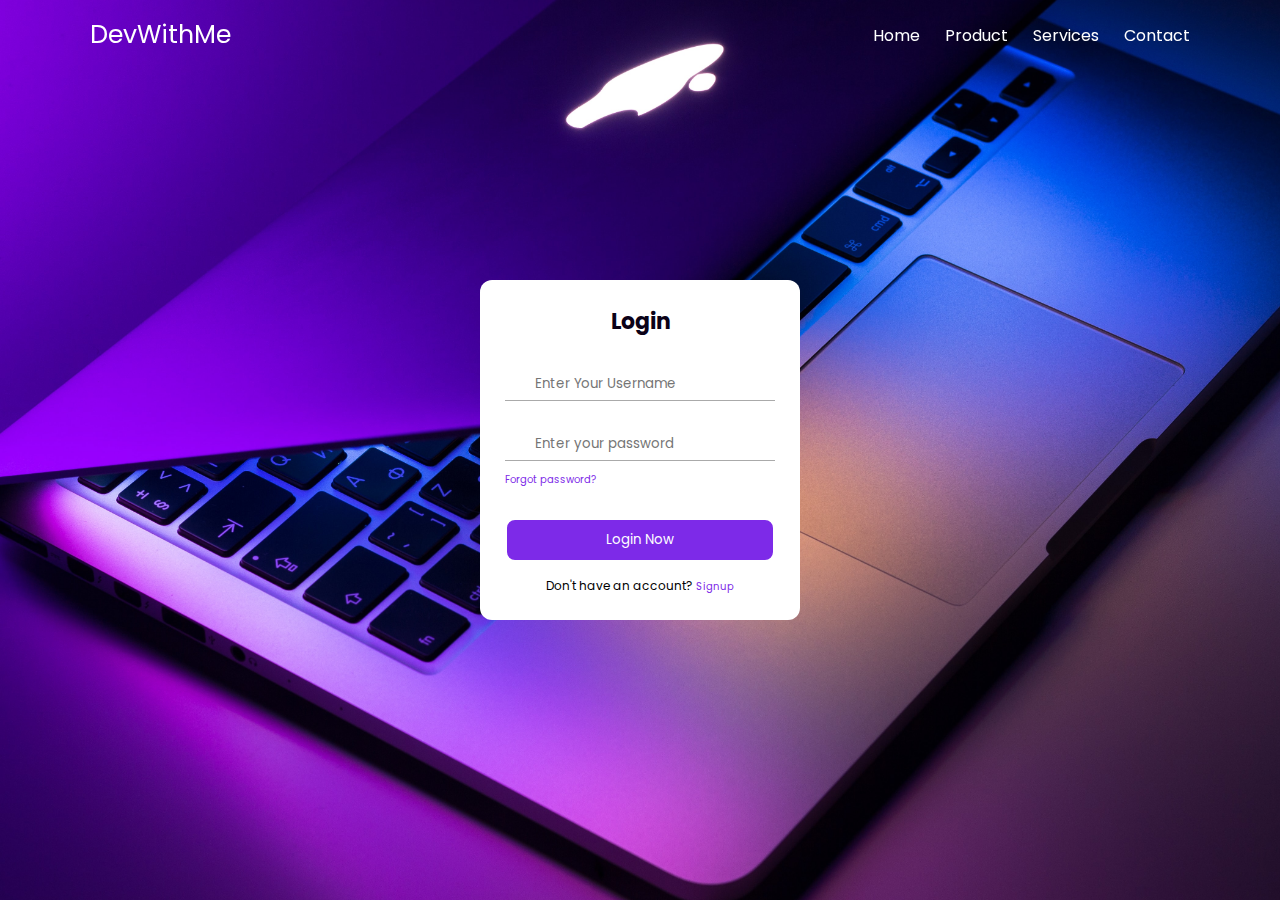
<file: index.html>
<!DOCTYPE html>
<html lang="en">

<head>
  <meta charset="UTF-8" />
  <meta http-equiv="X-UA-Compatible" content="IE=edge" />
  <meta name="viewport" content="width=device-width, initial-scale=1.0" />
  <title>Website with Login & Registration Form</title>
  <link rel="stylesheet" href="style.css" />
</head>
<body>
  <!-- Header -->
  <header class="header">
    <nav class="nav">
      <a href="https://premganwani619.github.io/Datansh/" class="nav_logo">DevWithMe</a>

      <ul class="nav_items">
        <li class="nav_item">
          <a href="#" class="nav_link">Home</a>
          <a href="#" class="nav_link">Product</a>
          <a href="#" class="nav_link">Services</a>
          <a href="#" class="nav_link">Contact</a>
        </li>
      </ul>
    </nav>
  </header>

  <!-- Home -->
  <section class="home show">
    <div class="form_container login">
      <!-- Login From -->
      <div class="form login_form">
 <form action="#" onsubmit="login(event)">
          <h2>Login</h2>

          <div class="input_box">
            <input type="text" id="loginUsername" placeholder="Enter Your Username" required />
          </div>
          <div class="input_box">
            <input type="password" id="loginPassword" placeholder="Enter your password" required />
          </div>

          <div class="option_field">
            <a href="forget.html" class="forgot_pw">Forgot password?</a>
          </div>

          <button class="button" onclick="login()">Login Now</button>
          <div class="login_signup">Don't have an account? <a href="register.html" id="signup">Signup</a></div>
        </form>
      </div>
    </div>
  </section>
  <script src="script.js"></script>
</body>

</html>
</file>
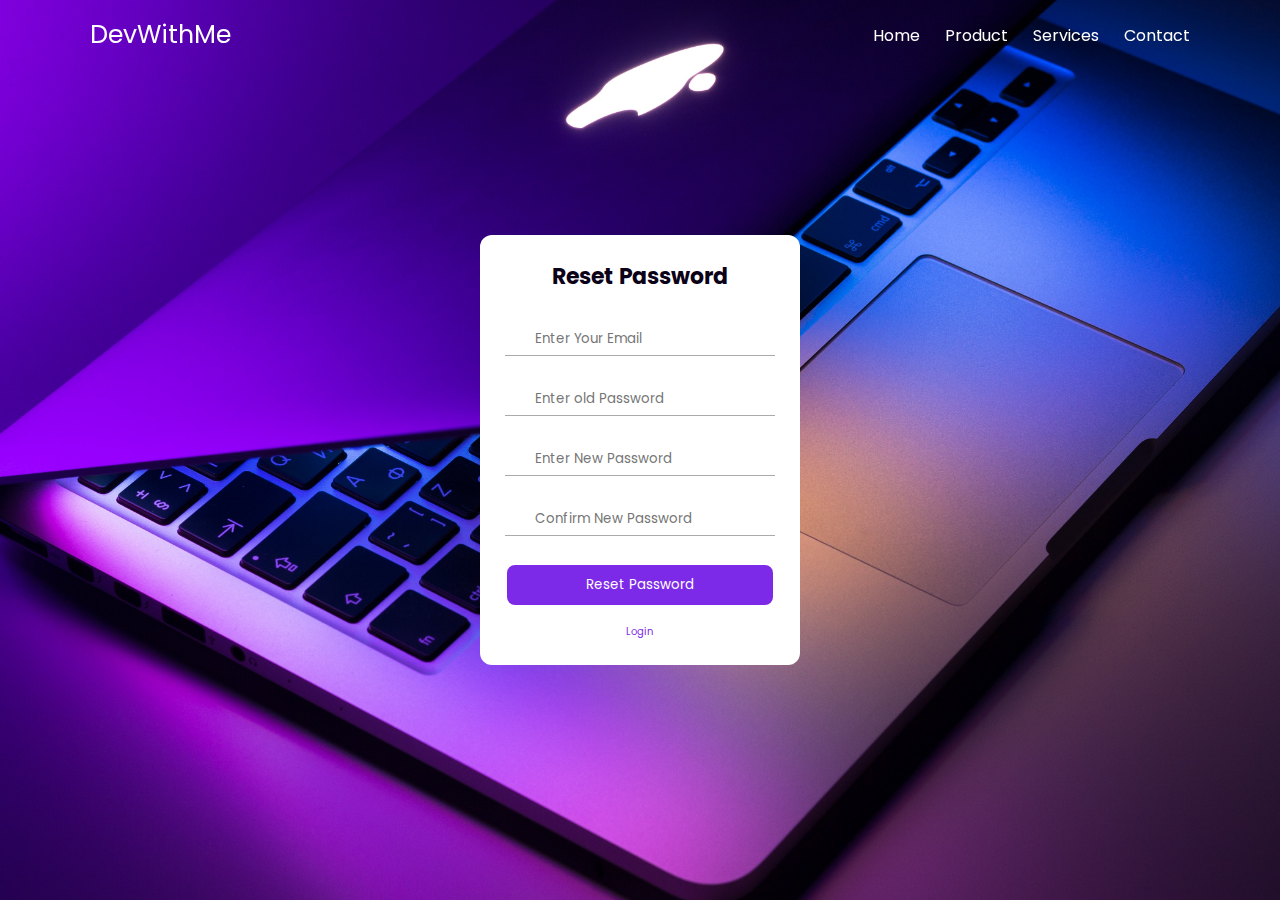
<file: forget.html>
<!DOCTYPE html>
<html lang="en">

<head>
  <meta charset="UTF-8" />
  <meta http-equiv="X-UA-Compatible" content="IE=edge" />
  <meta name="viewport" content="width=device-width, initial-scale=1.0" />
  <title>Website with Login & Registration Form</title>
  <link rel="stylesheet" href="style.css" />
</head>

<body>
  <!-- Header -->
  <header class="header">
    <nav class="nav">
      <a href="https://premganwani619.github.io/Datansh/" class="nav_logo">DevWithMe</a>

      <ul class="nav_items">
        <li class="nav_item">
          <a href="#" class="nav_link">Home</a>
          <a href="#" class="nav_link">Product</a>
          <a href="#" class="nav_link">Services</a>
          <a href="#" class="nav_link">Contact</a>
        </li>
      </ul>
    </nav>
  </header>

  <!-- Home -->
  <section class="home show">
    <div class="form_container forget">
      <!-- Login From -->
      <div class="form signup">
        <form action="#">
          <h2>Reset Password</h2>

          <div class="input_box">
            <input type="email" id="resetEmail" placeholder="Enter Your Email" required />
          </div>
          <div class="input_box">
            <input type="password" id="oldPassword" placeholder="Enter old Password" required />
          </div>
          <div class="input_box">
            <input type="password" id="resetNewPassword" placeholder="Enter New Password" required />
          </div>
          <div class="input_box">
            <input type="password" id="resetConfirmPassword" placeholder="Confirm New Password" required />
          </div>
          <button class="button" onclick="resetPassword()">Reset Password</button>

          <div class="login_signup"><a href="index.html" id="login">Login</a></div>
        </form>
      </div>
    </div>
  </section>
  
  <script src="script.js"></script>

</body>

</html>
</file>
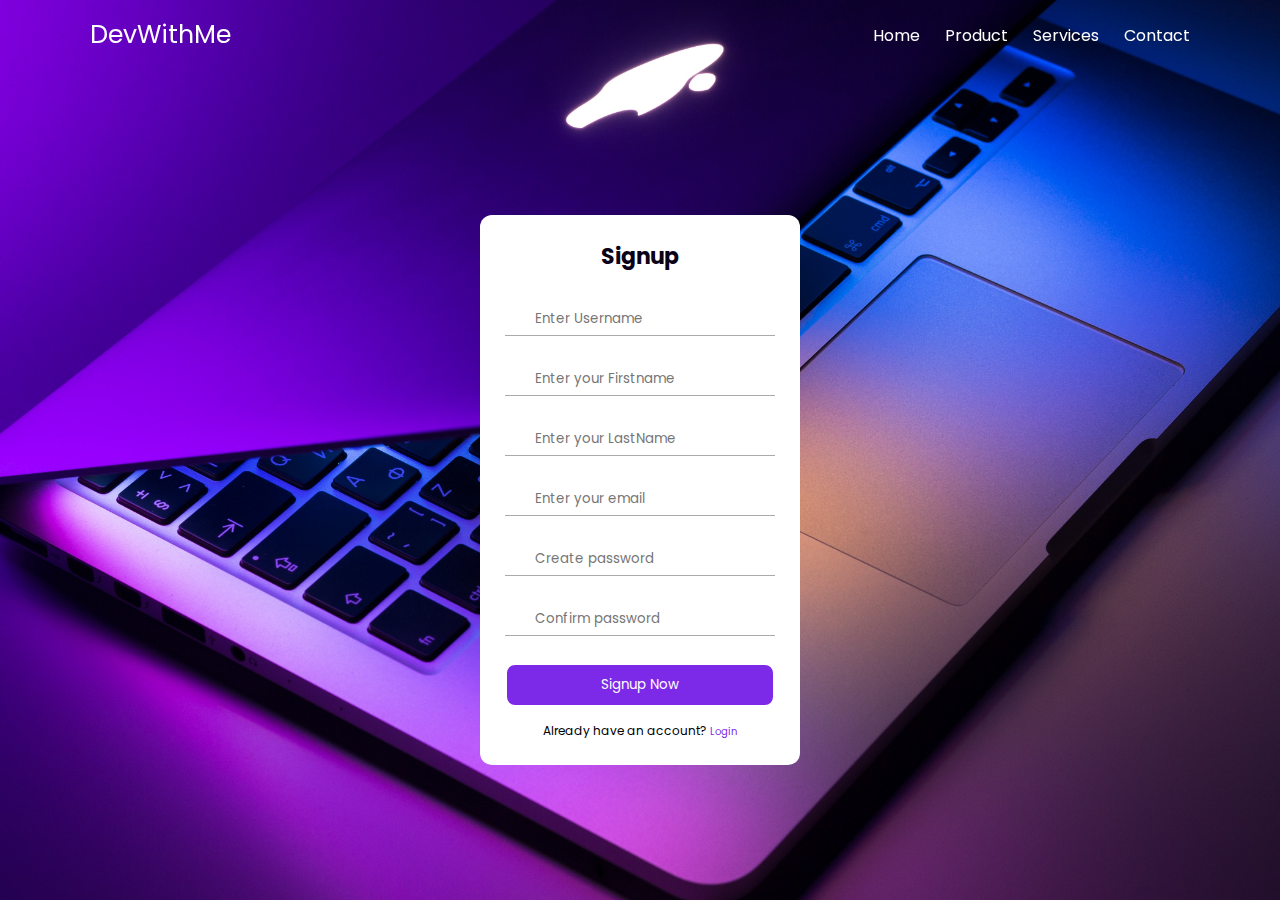
<file: register.html>
<!DOCTYPE html>
<html lang="en">

<head>
  <meta charset="UTF-8" />
  <meta http-equiv="X-UA-Compatible" content="IE=edge" />
  <meta name="viewport" content="width=device-width, initial-scale=1.0" />
  <title>Website with Login & Registration Form</title>
  <link rel="stylesheet" href="style.css" />
</head>

<body>
  <!-- Header -->
  <header class="header">
    <nav class="nav">
      <a href="#" class="nav_logo">DevWithMe</a>

      <ul class="nav_items">
        <li class="nav_item">
          <a href="#" class="nav_link">Home</a>
          <a href="#" class="nav_link">Product</a>
          <a href="#" class="nav_link">Services</a>
          <a href="#" class="nav_link">Contact</a>
        </li>
      </ul>
    </nav>
  </header>

  <!-- Home -->
  <section class="home show">
    <div class="form_container register">
      <!-- Login From -->
      <div class="form signup">
        <form action="#">
          <h2>Signup</h2>

          <div class="input_box">
            <input type="text" id="registerUsername" placeholder="Enter Username" required />
          </div>
          <div class="input_box">
            <input type="text" id="registerFirstName" placeholder="Enter your Firstname" required />
          </div>
          <div class="input_box">
            <input type="text" id="registerLastName" placeholder="Enter your LastName" required />
          </div>
          <div class="input_box">
            <input type="email" id="registerEmail" placeholder="Enter your email" required />
          </div>
          <div class="input_box">
            <input type="password" id="registerPassword" placeholder="Create password" required />
          </div>
          <div class="input_box">
            <input type="password" id="registerConfirmPassword" placeholder="Confirm password" required />
          </div>

          <button class="button" onclick="register()">Signup Now</button>

          <div class="login_signup">Already have an account? <a href="index.html" id="login">Login</a></div>
        </form>
      </div>
    </div>
  </section>
  <script src="script.js"></script>
</body>

</html>
</file>
<file: style.css>
/* Import Google font - Poppins */
@import url("https://fonts.googleapis.com/css2?family=Poppins:wght@200;300;400;500;600;700&display=swap");

* {
  margin: 0;
  padding: 0;
  box-sizing: border-box;
  font-family: "Poppins", sans-serif;
}

a {
  text-decoration: none;
}

.header {
  position: fixed;
  height: 70px;
  width: 100%;
  z-index: 100;
  padding: 0 20px;
}

.nav {
  max-width: 1100px;
  width: 100%;
  margin: 0 auto;
  display: flex;
  align-items: center;
  justify-content: space-between;
}

.nav,
.nav_item {
  display: flex;
  height: 100%;
  align-items: center;
  justify-content: space-between;
}

.nav_logo,
.nav_link,
.button {
  color: #fff;
}

.nav_logo {
  font-size: 25px;
}

.nav_item {
  column-gap: 25px;
}

.nav_link:hover {
  color: #fff;
}

.button {
  padding: 6px 24px;
  border: 2px solid #fff;
  background: transparent;
  border-radius: 6px;
  cursor: pointer;
}

.home {
  position: fixed;
  height: 100vh;
  width: 100%;
  background-image: url("bg.jpg");
  background-size: cover;
  background-position: center;
}


.form_container {
  position: relative;
  max-width: 320px;
  width: 100%;
  top: 50%;
  left: 50%;
  background: #fff;
  padding: 25px;
  border-radius: 12px;
  box-shadow: rgba(0, 0, 0, 0.1);
  opacity: 0;
  pointer-events: none;
  transition: all 0.4s ease-out;
}

.home.show .form_container {
  opacity: 1;
  pointer-events: auto;
  transform: translate(-50%, -50%) scale(1);
}


.form_container h2 {
  font-size: 22px;
  color: #0b0217;
  text-align: center;
}

.input_box {
  position: relative;
  margin-top: 30px;
  width: 100%;
  height: 30px;
}

.input_box input {
  height: 110%;
  width: 100%;
  border: none;
  outline: none;
  padding: 0 30px;
  color: #333;
  transition: all 0.2s ease;
  border-bottom: 1.5px solid #aaaaaa;
}

.input_box input:focus {
  border-color: #7d2ae8;
}

.input_box i {
  position: absolute;
  top: 50%;
  transform: translateY(-50%);
  font-size: 20px;
  color: #707070;
}

.input_box i.email,
.input_box i.password {
  left: 0;
}

.input_box input:focus~i.email,
.input_box input:focus~i.password {
  color: #7d2ae8;
}

.input_box i.pw_hide {
  right: 0;
  font-size: 18px;
  cursor: pointer;
}

.option_field {
  margin-top: 14px;
  display: flex;
  align-items: center;
  justify-content: space-between;
}

.form_container a {
  color: #7d2ae8;
  font-size: 10px;
}

.form_container a:hover {
  text-decoration: underline;
}

.checkbox {
  display: flex;
  column-gap: 8px;
  white-space: nowrap;
}

.checkbox input {
  accent-color: #7d2ae8;
}

.checkbox label {
  font-size: 10px;
  cursor: pointer;
  user-select: none;
  color: #0b0217;
}

.form_container .button {
  background: #7d2ae8;
  margin-top: 30px;
  width: 100%;
  padding: 10px 0;
  border-radius: 10px;
}

.login_signup {
  font-size: 12px;
  text-align: center;
  margin-top: 15px;
}

@media screen and (max-width: 570px) {
  .nav {
    flex-direction: column;
  }
}

@media screen and (max-width: 330px) {
  .nav_item {
    display: inline;
  }

  .header {
    height: auto;
  }

  .login {
    margin-top: 18px;
  }
}

.register {
  margin-top: 40px;
}

@media screen and (max-width: 160px) {
  .login {
    margin-top: 40px;
  }
}

@media screen and (max-width: 575px) {
  .forget {
    margin-top: 40px;
  }

  .register {
    margin-top: 50px;
  }
}

@media screen and (max-width: 330px) {
  .forget {
    margin-top: 70px;
  }

  .register {
    margin-top: 50px;
  }
}
</file>
